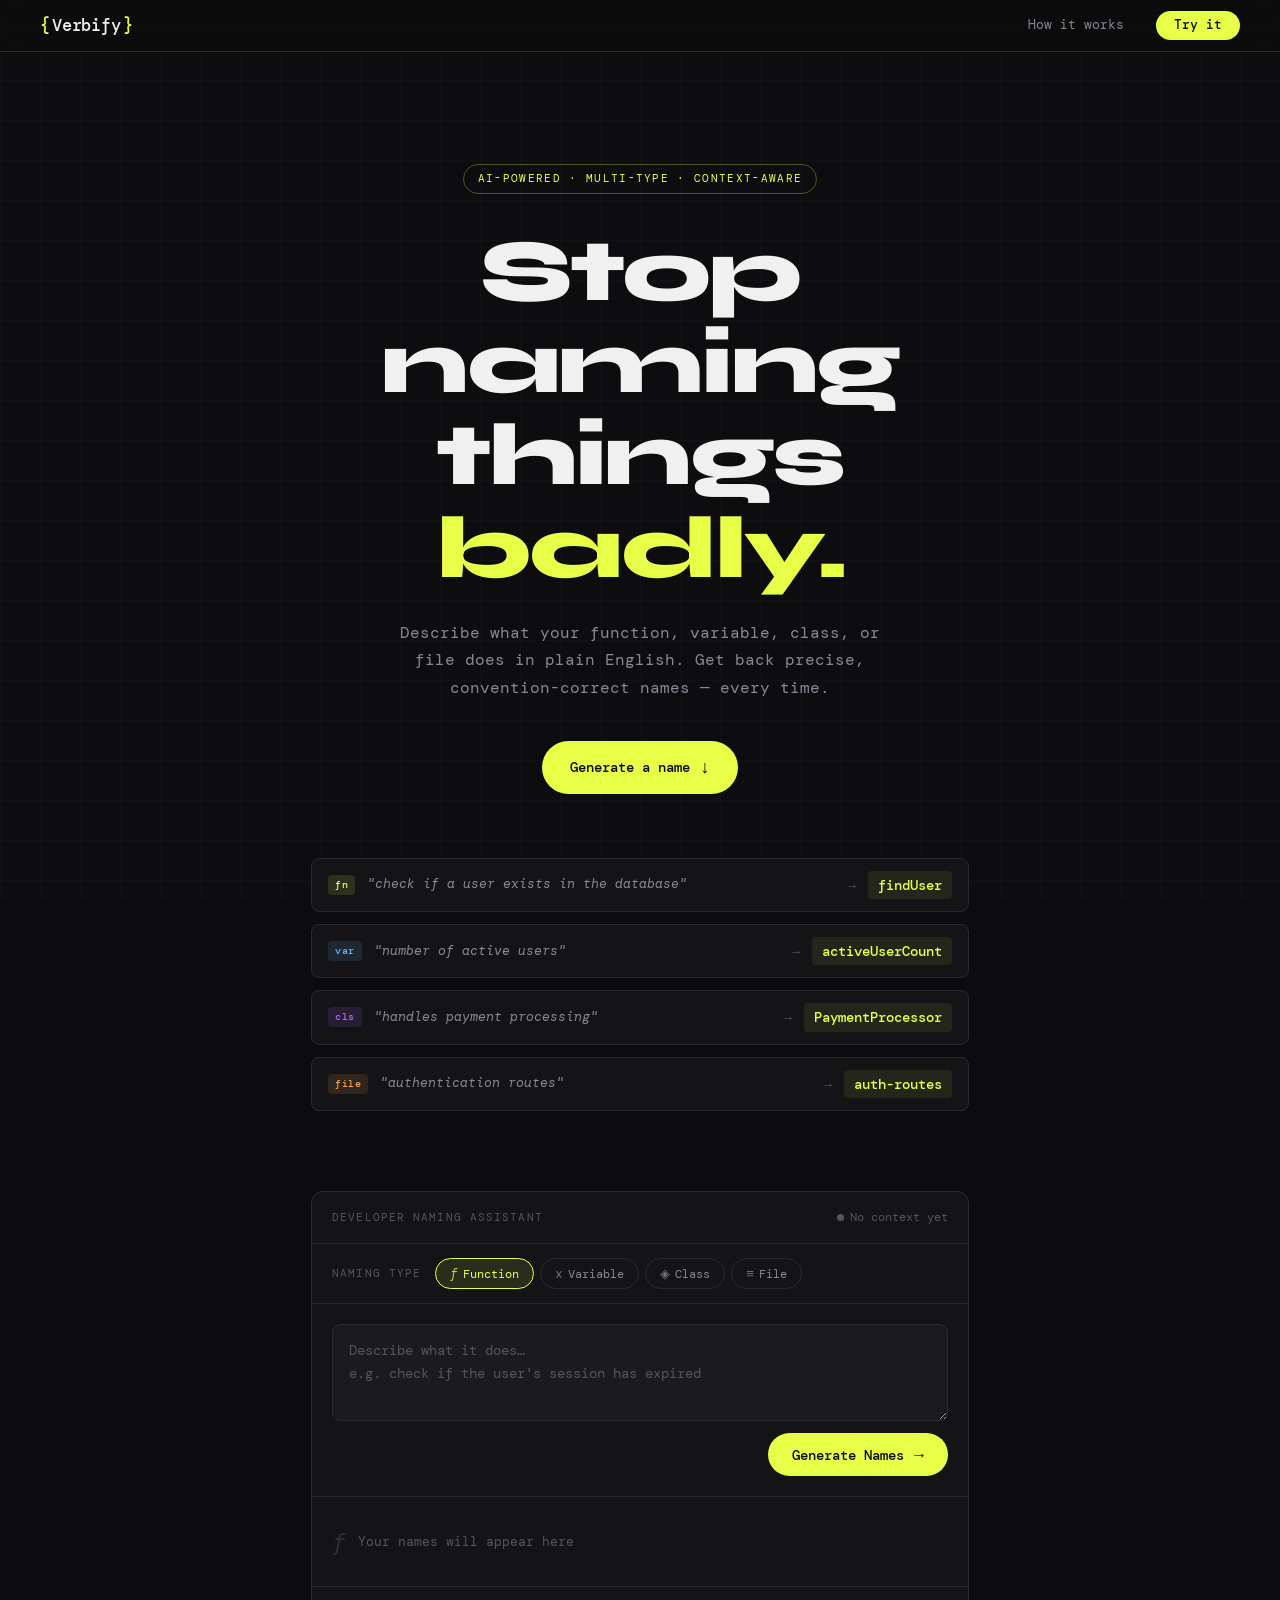
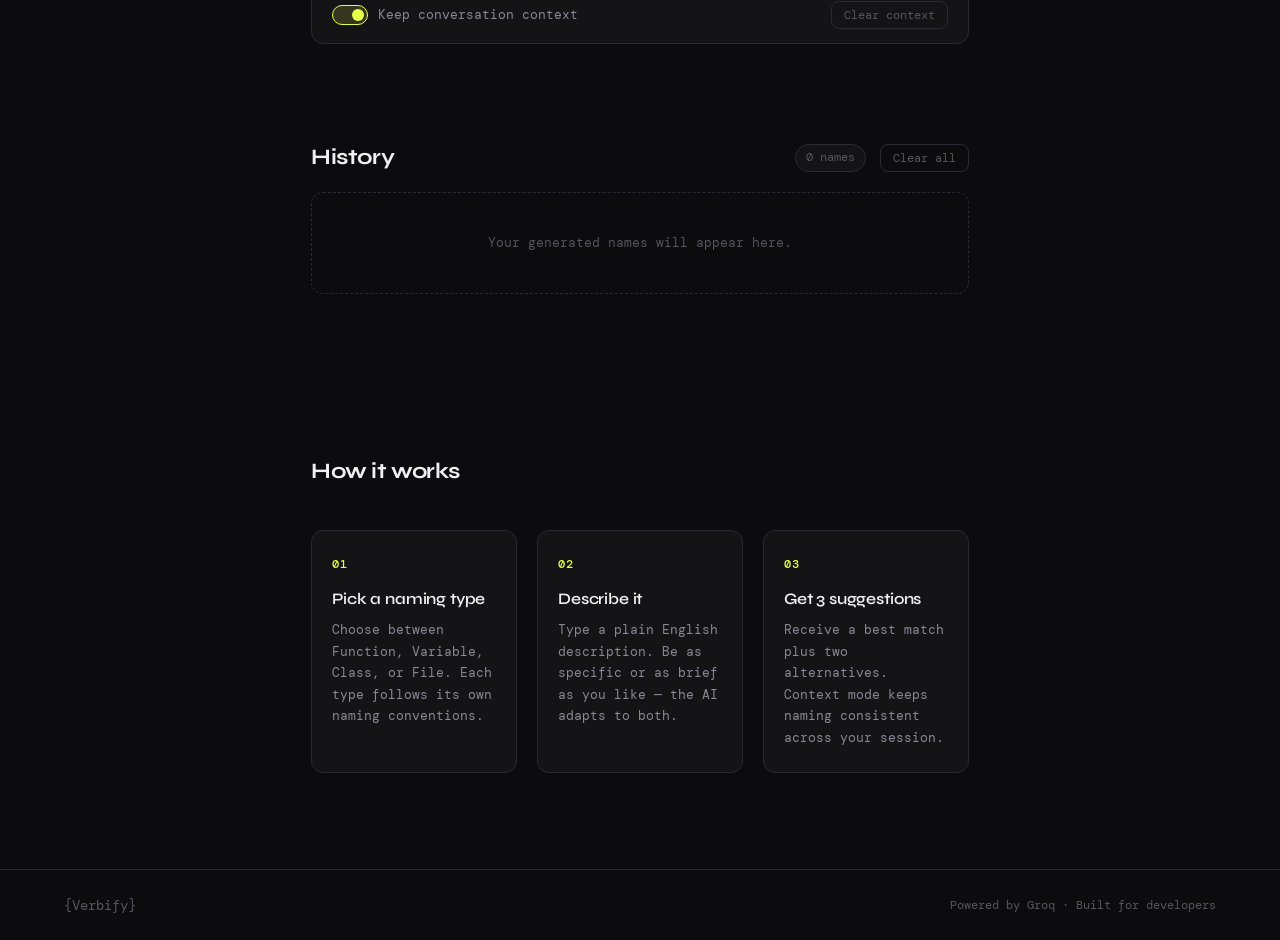
<file: index.html>
<!DOCTYPE html>
<html lang="en">
<head>
  <meta charset="UTF-8" />
  <meta name="viewport" content="width=device-width, initial-scale=1.0" />
  <title>Verbify — AI Developer Naming Assistant</title>
  <meta name="description" content="Generate clean, concise names for functions, variables, classes, and files using AI." />
  <link rel="stylesheet" href="style.css" />
  <link rel="preconnect" href="https://fonts.googleapis.com" />
  <link rel="preconnect" href="https://fonts.gstatic.com" crossorigin />
  <link href="https://fonts.googleapis.com/css2?family=DM+Mono:ital,wght@0,300;0,400;0,500;1,300&family=Syne:wght@400;500;600;700;800&display=swap" rel="stylesheet" />
</head>
<body>
  <div class="noise"></div>
  <div class="grid-bg"></div>

  <header class="site-header">
    <div class="logo"><span class="logo-bracket">{</span><span class="logo-text">Verbify</span><span class="logo-bracket">}</span></div>
    <nav class="header-nav">
      <a href="#how-it-works">How it works</a>
      <a href="#generator" class="nav-cta">Try it</a>
    </nav>
  </header>

  <main>
    <!-- Hero -->
    <section class="hero">
      <div class="hero-tag">AI-powered · Multi-type · Context-aware</div>
      <h1 class="hero-title">
        Stop naming things<br />
        <span class="hero-accent">badly.</span>
      </h1>
      <p class="hero-sub">Describe what your function, variable, class, or file does in plain English. Get back precise, convention-correct names — every time.</p>
      <a href="#generator" class="hero-btn">Generate a name <span class="arrow">↓</span></a>

      <div class="hero-examples">
        <div class="ex-pair">
          <span class="ex-type-badge ex-fn">fn</span>
          <span class="ex-desc">"check if a user exists in the database"</span>
          <span class="ex-arrow">→</span>
          <span class="ex-name">findUser</span>
        </div>
        <div class="ex-pair">
          <span class="ex-type-badge ex-var">var</span>
          <span class="ex-desc">"number of active users"</span>
          <span class="ex-arrow">→</span>
          <span class="ex-name">activeUserCount</span>
        </div>
        <div class="ex-pair">
          <span class="ex-type-badge ex-cls">cls</span>
          <span class="ex-desc">"handles payment processing"</span>
          <span class="ex-arrow">→</span>
          <span class="ex-name">PaymentProcessor</span>
        </div>
        <div class="ex-pair">
          <span class="ex-type-badge ex-file">file</span>
          <span class="ex-desc">"authentication routes"</span>
          <span class="ex-arrow">→</span>
          <span class="ex-name">auth-routes</span>
        </div>
      </div>
    </section>

    <!-- Generator -->
    <section class="generator-section" id="generator">
      <div class="generator-card">

        <!-- Card header: label + context indicator -->
        <div class="gen-header">
          <div class="gen-label">Developer Naming Assistant</div>
          <div class="context-indicator" id="contextIndicator">
            <span class="ctx-dot"></span>
            <span class="ctx-text">No context yet</span>
          </div>
        </div>

        <!-- Type selector -->
        <div class="type-selector-row">
          <span class="type-selector-label">Naming type</span>
          <div class="type-tabs" id="typeTabs" role="radiogroup" aria-label="Naming type">
            <button class="type-tab active" data-type="function" role="radio" aria-checked="true">
              <span class="tab-icon">ƒ</span> Function
            </button>
            <button class="type-tab" data-type="variable" role="radio" aria-checked="false">
              <span class="tab-icon">x</span> Variable
            </button>
            <button class="type-tab" data-type="class" role="radio" aria-checked="false">
              <span class="tab-icon">◈</span> Class
            </button>
            <button class="type-tab" data-type="file" role="radio" aria-checked="false">
              <span class="tab-icon">≡</span> File
            </button>
          </div>
        </div>

        <!-- Input area -->
        <div class="input-area">
          <textarea
            id="descInput"
            placeholder="Describe what it does…&#10;e.g. check if the user's session has expired"
            rows="3"
          ></textarea>
          <button class="gen-btn" id="genBtn" onclick="generate()">
            <span class="btn-text">Generate Names</span>
            <span class="btn-icon">→</span>
          </button>
        </div>

        <!-- Result area -->
        <div class="result-area" id="resultArea">
          <!-- Placeholder (initial state) -->
          <div class="result-placeholder" id="resultPlaceholder">
            <span class="ph-icon">ƒ</span>
            <span class="ph-text">Your names will appear here</span>
          </div>

          <!-- Results (populated after generation) -->
          <div class="result-output hidden" id="resultOutput">
            <!-- Best match -->
            <div class="result-section">
              <div class="result-label-sm">Best match</div>
              <div class="result-name-row">
                <span class="result-name" id="resultName"></span>
                <button class="copy-btn" id="copyBtn" onclick="copyBest()">
                  <svg width="14" height="14" viewBox="0 0 24 24" fill="none" stroke="currentColor" stroke-width="2"><rect x="9" y="9" width="13" height="13" rx="2"/><path d="M5 15H4a2 2 0 0 1-2-2V4a2 2 0 0 1 2-2h9a2 2 0 0 1 2 2v1"/></svg>
                  Copy
                </button>
              </div>
            </div>

            <!-- Alternatives -->
            <div class="result-section result-alts-section">
              <div class="result-label-sm">Alternatives</div>
              <div class="result-alts-row" id="resultAltsRow">
                <!-- Populated by JS -->
              </div>
            </div>

            <div class="result-meta" id="resultMeta"></div>
          </div>

          <!-- Loading state -->
          <div class="loading hidden" id="loadingState">
            <div class="loading-bars">
              <span></span><span></span><span></span><span></span>
            </div>
            <span class="loading-text">Thinking…</span>
          </div>

          <!-- Error state -->
          <div class="error-state hidden" id="errorState">
            <span class="error-icon">⚠</span>
            <span class="error-msg" id="errorMsg">Something went wrong.</span>
          </div>
        </div>

        <!-- Options row -->
        <div class="options-row">
          <label class="option-toggle">
            <input type="checkbox" id="keepContext" checked />
            <span class="toggle-track"><span class="toggle-thumb"></span></span>
            <span class="option-label">Keep conversation context</span>
          </label>
          <button class="clear-ctx-btn" id="clearCtxBtn" onclick="clearContext()">Clear context</button>
        </div>

      </div>
    </section>

    <!-- History -->
    <section class="history-section" id="historySection">
      <div class="history-header">
        <h2 class="section-title">History</h2>
        <div class="history-actions">
          <span class="history-count" id="historyCount">0 names</span>
          <button class="clear-history-btn" onclick="clearHistory()">Clear all</button>
        </div>
      </div>
      <div class="history-list" id="historyList">
        <div class="history-empty" id="historyEmpty">
          <p>Your generated names will appear here.</p>
        </div>
      </div>
    </section>

    <!-- How it works -->
    <section class="how-section" id="how-it-works">
      <h2 class="section-title">How it works</h2>
      <div class="steps">
        <div class="step">
          <div class="step-num">01</div>
          <h3>Pick a naming type</h3>
          <p>Choose between Function, Variable, Class, or File. Each type follows its own naming conventions.</p>
        </div>
        <div class="step">
          <div class="step-num">02</div>
          <h3>Describe it</h3>
          <p>Type a plain English description. Be as specific or as brief as you like — the AI adapts to both.</p>
        </div>
        <div class="step">
          <div class="step-num">03</div>
          <h3>Get 3 suggestions</h3>
          <p>Receive a best match plus two alternatives. Context mode keeps naming consistent across your session.</p>
        </div>
      </div>
    </section>
  </main>

  <footer class="site-footer">
    <div class="footer-inner">
      <span class="footer-logo">{Verbify}</span>
      <span class="footer-note">Powered by Groq · Built for developers</span>
    </div>
  </footer>

  <div class="toast hidden" id="toast">Copied to clipboard!</div>

  <script src="app.js"></script>
</body>
</html>
</file>
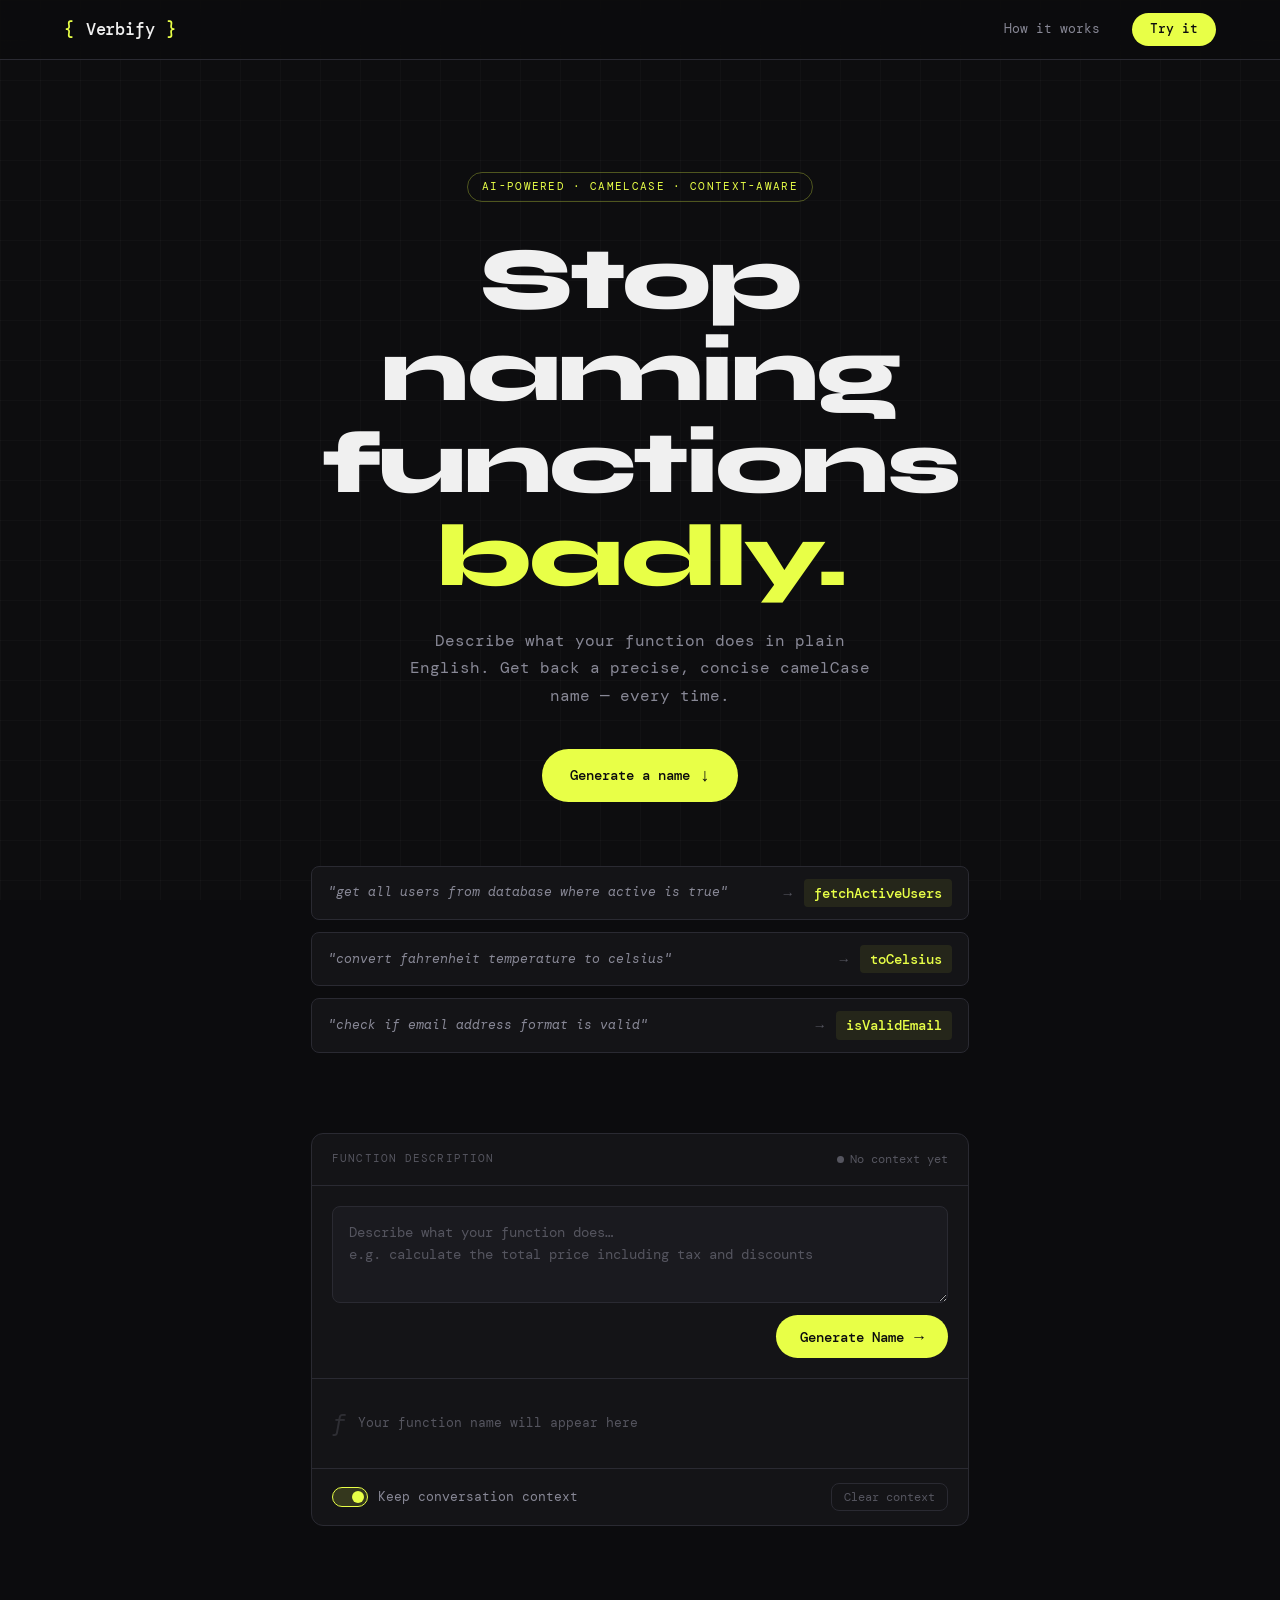
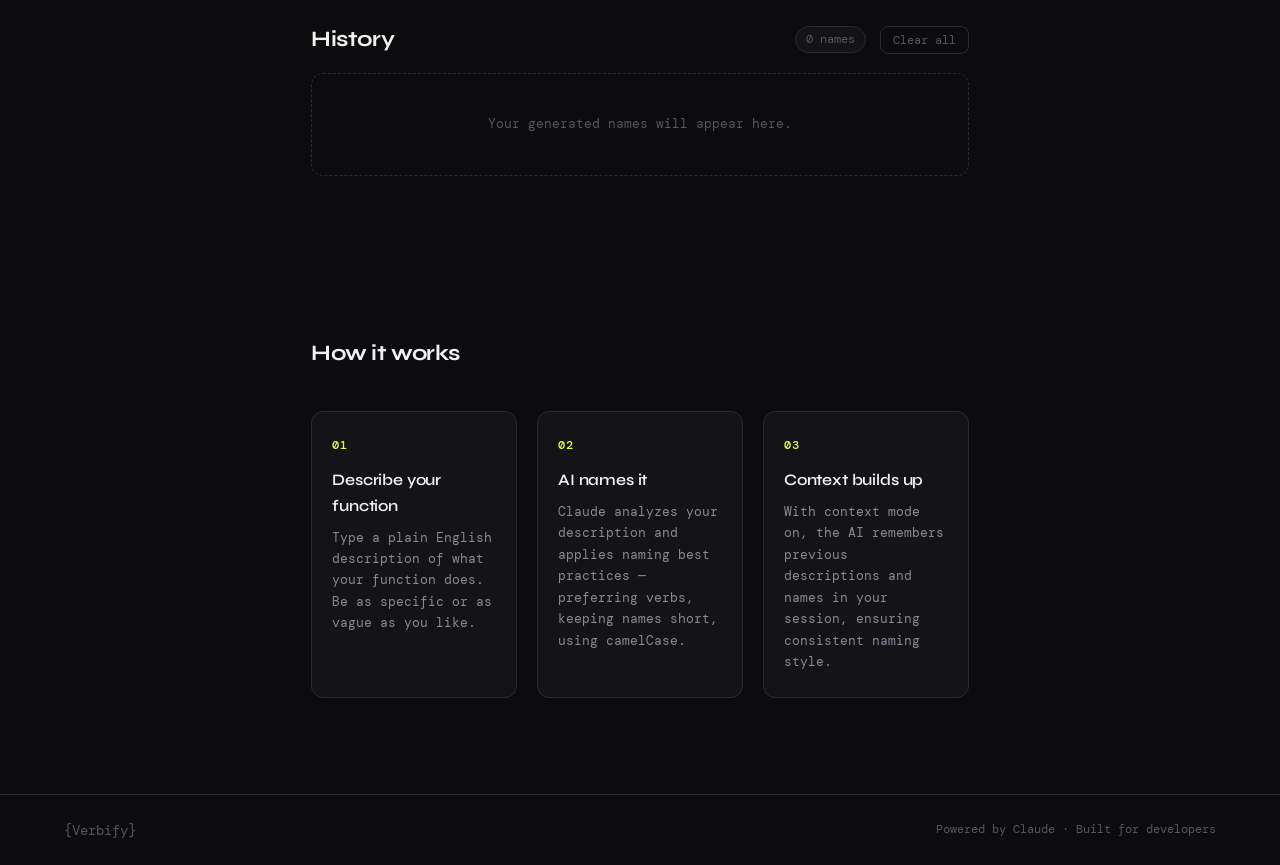
<file: frontend/index.html>
<!DOCTYPE html>
<html lang="en">
<head>
  <meta charset="UTF-8" />
  <meta name="viewport" content="width=device-width, initial-scale=1.0" />
  <title>Verbify — AI Function Name Generator</title>
  <meta name="description" content="Generate clean, concise camelCase function names from plain English descriptions using AI." />
  <link rel="stylesheet" href="style.css" />
  <link rel="preconnect" href="https://fonts.googleapis.com" />
  <link rel="preconnect" href="https://fonts.gstatic.com" crossorigin />
  <link href="https://fonts.googleapis.com/css2?family=DM+Mono:ital,wght@0,300;0,400;0,500;1,300&family=Syne:wght@400;500;600;700;800&display=swap" rel="stylesheet" />
</head>
<body>
  <div class="noise"></div>
  <div class="grid-bg"></div>

  <header class="site-header">
    <div class="logo">
      <span class="logo-bracket">{</span>
      <span class="logo-text">Verbify</span>
      <span class="logo-bracket">}</span>
    </div>
    <nav class="header-nav">
      <a href="#how-it-works">How it works</a>
      <a href="#generator" class="nav-cta">Try it</a>
    </nav>
  </header>

  <main>
    <!-- Hero -->
    <section class="hero">
      <div class="hero-tag">AI-powered · camelCase · Context-aware</div>
      <h1 class="hero-title">
        Stop naming functions<br />
        <span class="hero-accent">badly.</span>
      </h1>
      <p class="hero-sub">Describe what your function does in plain English. Get back a precise, concise camelCase name — every time.</p>
      <a href="#generator" class="hero-btn">Generate a name <span class="arrow">↓</span></a>

      <div class="hero-examples">
        <div class="ex-pair">
          <span class="ex-desc">"get all users from database where active is true"</span>
          <span class="ex-arrow">→</span>
          <span class="ex-name">fetchActiveUsers</span>
        </div>
        <div class="ex-pair">
          <span class="ex-desc">"convert fahrenheit temperature to celsius"</span>
          <span class="ex-arrow">→</span>
          <span class="ex-name">toCelsius</span>
        </div>
        <div class="ex-pair">
          <span class="ex-desc">"check if email address format is valid"</span>
          <span class="ex-arrow">→</span>
          <span class="ex-name">isValidEmail</span>
        </div>
      </div>
    </section>

    <!-- Generator -->
    <section class="generator-section" id="generator">
      <div class="generator-card">
        <div class="gen-header">
          <div class="gen-label">Function Description</div>
          <div class="context-indicator" id="contextIndicator">
            <span class="ctx-dot"></span>
            <span class="ctx-text">No context yet</span>
          </div>
        </div>

        <div class="input-area">
          <textarea
            id="descInput"
            placeholder="Describe what your function does…&#10;e.g. calculate the total price including tax and discounts"
            rows="3"
          ></textarea>
          <button class="gen-btn" id="genBtn" onclick="generate()">
            <span class="btn-text">Generate Name</span>
            <span class="btn-icon">→</span>
          </button>
        </div>

        <div class="result-area" id="resultArea">
          <div class="result-placeholder" id="resultPlaceholder">
            <span class="ph-icon">ƒ</span>
            <span class="ph-text">Your function name will appear here</span>
          </div>
          <div class="result-output hidden" id="resultOutput">
            <div class="result-label-sm">Suggested name</div>
            <div class="result-name-row">
              <span class="result-name" id="resultName"></span>
              <button class="copy-btn" id="copyBtn" onclick="copyName()">
                <svg width="14" height="14" viewBox="0 0 24 24" fill="none" stroke="currentColor" stroke-width="2"><rect x="9" y="9" width="13" height="13" rx="2"/><path d="M5 15H4a2 2 0 0 1-2-2V4a2 2 0 0 1 2-2h9a2 2 0 0 1 2 2v1"/></svg>
                Copy
              </button>
            </div>
            <div class="result-meta" id="resultMeta"></div>
          </div>
          <div class="loading hidden" id="loadingState">
            <div class="loading-bars">
              <span></span><span></span><span></span><span></span>
            </div>
            <span class="loading-text">Thinking…</span>
          </div>
          <div class="error-state hidden" id="errorState">
            <span class="error-icon">⚠</span>
            <span class="error-msg" id="errorMsg">Something went wrong.</span>
          </div>
        </div>

        <div class="options-row">
          <label class="option-toggle">
            <input type="checkbox" id="keepContext" checked />
            <span class="toggle-track"><span class="toggle-thumb"></span></span>
            <span class="option-label">Keep conversation context</span>
          </label>
          <button class="clear-ctx-btn" id="clearCtxBtn" onclick="clearContext()">Clear context</button>
        </div>
      </div>
    </section>

    <!-- History -->
    <section class="history-section" id="historySection">
      <div class="history-header">
        <h2 class="section-title">History</h2>
        <div class="history-actions">
          <span class="history-count" id="historyCount">0 names</span>
          <button class="clear-history-btn" onclick="clearHistory()">Clear all</button>
        </div>
      </div>
      <div class="history-list" id="historyList">
        <div class="history-empty" id="historyEmpty">
          <p>Your generated names will appear here.</p>
        </div>
      </div>
    </section>

    <!-- How it works -->
    <section class="how-section" id="how-it-works">
      <h2 class="section-title">How it works</h2>
      <div class="steps">
        <div class="step">
          <div class="step-num">01</div>
          <h3>Describe your function</h3>
          <p>Type a plain English description of what your function does. Be as specific or as vague as you like.</p>
        </div>
        <div class="step">
          <div class="step-num">02</div>
          <h3>AI names it</h3>
          <p>Claude analyzes your description and applies naming best practices — preferring verbs, keeping names short, using camelCase.</p>
        </div>
        <div class="step">
          <div class="step-num">03</div>
          <h3>Context builds up</h3>
          <p>With context mode on, the AI remembers previous descriptions and names in your session, ensuring consistent naming style.</p>
        </div>
      </div>
    </section>
  </main>

  <footer class="site-footer">
    <div class="footer-inner">
      <span class="footer-logo">{Verbify}</span>
      <span class="footer-note">Powered by Claude · Built for developers</span>
    </div>
  </footer>

  <div class="toast hidden" id="toast">Copied to clipboard!</div>

  <script src="app.js"></script>
</body>
</html>
</file>
<file: style.css>
/* ── Reset & Base ── */
*, *::before, *::after { box-sizing: border-box; margin: 0; padding: 0; }

:root {
  --bg: #0c0c0e;
  --bg-card: #141417;
  --bg-input: #1a1a1f;
  --border: #2a2a32;
  --border-light: #353540;
  --accent: #e8ff47;
  --accent-dim: #b8cc35;
  --text-primary: #f0f0f0;
  --text-secondary: #888896;
  --text-tertiary: #55555f;
  --mono: 'DM Mono', monospace;
  --display: 'Syne', sans-serif;
  --radius: 12px;
  --radius-sm: 8px;
}

html { scroll-behavior: smooth; }

body {
  background: var(--bg);
  color: var(--text-primary);
  font-family: var(--mono);
  font-size: 15px;
  line-height: 1.6;
  min-height: 100vh;
  overflow-x: hidden;
}

/* ── Texture layers ── */
.noise {
  position: fixed; inset: 0; z-index: 0; pointer-events: none;
  background-image: url("data:image/svg+xml,%3Csvg viewBox='0 0 200 200' xmlns='http://www.w3.org/2000/svg'%3E%3Cfilter id='n'%3E%3CfeTurbulence type='fractalNoise' baseFrequency='0.9' numOctaves='4' stitchTiles='stitch'/%3E%3C/filter%3E%3Crect width='100%25' height='100%25' filter='url(%23n)' opacity='0.04'/%3E%3C/svg%3E");
  background-repeat: repeat; background-size: 180px;
  opacity: 0.5;
}

.grid-bg {
  position: fixed; inset: 0; z-index: 0; pointer-events: none;
  background-image:
    linear-gradient(rgba(255,255,255,0.025) 1px, transparent 1px),
    linear-gradient(90deg, rgba(255,255,255,0.025) 1px, transparent 1px);
  background-size: 40px 40px;
}

/* ── Header ── */
.site-header {
  position: sticky; top: 0; z-index: 100;
  display: flex; align-items: center; justify-content: space-between;
  padding: 0 clamp(0.875rem, 4vw, 2.5rem);
  height: 52px;
  background: rgba(12,12,14,0.92);
  backdrop-filter: blur(12px);
  border-bottom: 1px solid var(--border);
  gap: 8px;
  overflow: hidden;         /* last-resort: never grows taller than 52px */
}

.logo {
  font-family: var(--mono);
  font-size: clamp(13px, 3.8vw, 17px);
  font-weight: 500;
  letter-spacing: -0.01em;
  color: var(--text-primary);
  text-decoration: none;
  white-space: nowrap;      /* prevents { Verbify } wrapping across lines */
  flex-shrink: 0;
  display: inline-flex;     /* treat as inline row, not block */
  align-items: center;
  gap: 1px;
  line-height: 1;
}
.logo-bracket { color: var(--accent); display: inline; }
.logo-text { margin: 0 1px; display: inline; }

.header-nav {
  display: flex;
  align-items: center;
  gap: clamp(0.5rem, 2.5vw, 2rem);
  flex-shrink: 0;
}
.header-nav a {
  text-decoration: none;
  font-size: clamp(11px, 2.5vw, 13px);
  color: var(--text-secondary);
  transition: color 0.15s;
  font-family: var(--mono);
  white-space: nowrap;
}
.header-nav a:hover { color: var(--text-primary); }
.nav-cta {
  background: var(--accent) !important;
  color: #0c0c0e !important;
  padding: 5px clamp(10px, 2.5vw, 18px) !important;
  border-radius: 99px;
  font-weight: 500 !important;
  font-size: clamp(11px, 2.5vw, 13px) !important;
  transition: opacity 0.15s !important;
  white-space: nowrap;
  line-height: 1.4;
}
.nav-cta:hover { opacity: 0.88 !important; }

/* ── Main layout ── */
main { position: relative; z-index: 1; }

section {
  max-width: 760px;
  margin: 0 auto;
  padding: 5rem max(1.5rem, 4vw);
}

/* ── Hero ── */
.hero {
  text-align: center;
  padding-top: 7rem;
  padding-bottom: 3rem;
}

.hero-tag {
  display: inline-block;
  font-size: 11px;
  letter-spacing: 0.12em;
  text-transform: uppercase;
  color: var(--accent);
  border: 1px solid rgba(232,255,71,0.3);
  padding: 5px 14px;
  border-radius: 99px;
  margin-bottom: 2rem;
  animation: fadeUp 0.6s ease both;
}

.hero-title {
  font-family: var(--display);
  font-size: clamp(3rem, 8vw, 5.5rem);
  font-weight: 800;
  line-height: 1.05;
  letter-spacing: -0.03em;
  color: var(--text-primary);
  margin-bottom: 1.5rem;
  animation: fadeUp 0.6s 0.1s ease both;
}
.hero-accent { color: var(--accent); }

.hero-sub {
  font-size: 16px;
  color: var(--text-secondary);
  max-width: 480px;
  margin: 0 auto 2.5rem;
  line-height: 1.7;
  animation: fadeUp 0.6s 0.2s ease both;
  font-family: var(--mono);
}

.hero-btn {
  display: inline-flex;
  align-items: center;
  gap: 10px;
  background: var(--accent);
  color: #0c0c0e;
  text-decoration: none;
  font-family: var(--mono);
  font-size: 14px;
  font-weight: 500;
  padding: 12px 28px;
  border-radius: 99px;
  transition: transform 0.15s, opacity 0.15s;
  animation: fadeUp 0.6s 0.3s ease both;
  margin-bottom: 4rem;
}
.hero-btn:hover { transform: translateY(-2px); opacity: 0.9; }
.hero-btn .arrow { font-size: 18px; }

/* Hero examples */
.hero-examples {
  display: flex;
  flex-direction: column;
  gap: 12px;
  animation: fadeUp 0.6s 0.4s ease both;
}

.ex-pair {
  display: flex;
  align-items: center;
  gap: 12px;
  background: var(--bg-card);
  border: 1px solid var(--border);
  border-radius: var(--radius-sm);
  padding: 12px 16px;
  text-align: left;
  flex-wrap: wrap;
}

.ex-desc {
  flex: 1;
  font-size: 13px;
  color: var(--text-secondary);
  font-style: italic;
  min-width: 160px;
}
.ex-arrow {
  color: var(--text-tertiary);
  font-size: 14px;
  flex-shrink: 0;
}
.ex-name {
  font-family: var(--mono);
  font-size: 14px;
  font-weight: 500;
  color: var(--accent);
  background: rgba(232,255,71,0.08);
  padding: 3px 10px;
  border-radius: 4px;
}

/* ── Generator ── */
.generator-section {
  padding-top: 2rem;
}

.generator-card {
  background: var(--bg-card);
  border: 1px solid var(--border);
  border-radius: var(--radius);
  overflow: hidden;
}

.gen-header {
  display: flex;
  align-items: center;
  justify-content: space-between;
  padding: 16px 20px;
  border-bottom: 1px solid var(--border);
}

.gen-label {
  font-size: 11px;
  letter-spacing: 0.1em;
  text-transform: uppercase;
  color: var(--text-tertiary);
}

.context-indicator {
  display: flex;
  align-items: center;
  gap: 6px;
}
.ctx-dot {
  width: 7px; height: 7px;
  border-radius: 50%;
  background: var(--text-tertiary);
  transition: background 0.3s;
}
.ctx-dot.active { background: var(--accent); box-shadow: 0 0 6px rgba(232,255,71,0.5); }
.ctx-text { font-size: 12px; color: var(--text-tertiary); }

.input-area {
  padding: 20px;
  display: flex;
  flex-direction: column;
  gap: 12px;
}

textarea {
  width: 100%;
  background: var(--bg-input);
  border: 1px solid var(--border);
  border-radius: var(--radius-sm);
  color: var(--text-primary);
  font-family: var(--mono);
  font-size: 14px;
  line-height: 1.6;
  padding: 14px 16px;
  resize: vertical;
  min-height: 90px;
  transition: border-color 0.15s;
  outline: none;
}
textarea::placeholder { color: var(--text-tertiary); }
textarea:focus { border-color: var(--border-light); }

.gen-btn {
  align-self: flex-end;
  display: flex;
  align-items: center;
  gap: 10px;
  background: var(--accent);
  color: #0c0c0e;
  border: none;
  border-radius: 99px;
  font-family: var(--mono);
  font-size: 14px;
  font-weight: 500;
  padding: 11px 24px;
  cursor: pointer;
  transition: transform 0.15s, opacity 0.15s;
}
.gen-btn:hover:not(:disabled) { transform: translateY(-1px); }
.gen-btn:disabled { opacity: 0.4; cursor: not-allowed; }
.btn-icon { font-size: 16px; }

/* Result area */
.result-area {
  border-top: 1px solid var(--border);
  padding: 24px 20px;
  min-height: 90px;
  display: flex;
  align-items: center;
}

.result-placeholder {
  display: flex;
  align-items: center;
  gap: 12px;
  color: var(--text-tertiary);
}
.ph-icon {
  font-family: var(--mono);
  font-size: 24px;
  opacity: 0.4;
}
.ph-text { font-size: 13px; }

.result-output {
  width: 100%;
}
.result-label-sm {
  font-size: 11px;
  letter-spacing: 0.1em;
  text-transform: uppercase;
  color: var(--text-tertiary);
  margin-bottom: 8px;
}
.result-name-row {
  display: flex;
  align-items: center;
  gap: 14px;
  flex-wrap: wrap;
}
.result-name {
  font-family: var(--mono);
  font-size: 28px;
  font-weight: 500;
  color: var(--accent);
  letter-spacing: -0.02em;
  word-break: break-all;
}
.result-meta {
  font-size: 12px;
  color: var(--text-tertiary);
  margin-top: 6px;
}

.copy-btn {
  display: flex;
  align-items: center;
  gap: 6px;
  background: transparent;
  border: 1px solid var(--border);
  color: var(--text-secondary);
  border-radius: var(--radius-sm);
  font-family: var(--mono);
  font-size: 12px;
  padding: 6px 12px;
  cursor: pointer;
  transition: border-color 0.15s, color 0.15s;
  flex-shrink: 0;
}
.copy-btn:hover { border-color: var(--border-light); color: var(--text-primary); }
.copy-btn.copied { border-color: var(--accent); color: var(--accent); }

/* Loading */
.loading {
  display: flex;
  align-items: center;
  gap: 14px;
}
.loading-bars {
  display: flex;
  gap: 4px;
  align-items: flex-end;
  height: 20px;
}
.loading-bars span {
  display: block;
  width: 3px;
  background: var(--accent);
  border-radius: 2px;
  animation: bar 0.8s ease-in-out infinite;
}
.loading-bars span:nth-child(1) { height: 8px; animation-delay: 0s; }
.loading-bars span:nth-child(2) { height: 14px; animation-delay: 0.1s; }
.loading-bars span:nth-child(3) { height: 10px; animation-delay: 0.2s; }
.loading-bars span:nth-child(4) { height: 18px; animation-delay: 0.3s; }

@keyframes bar {
  0%, 100% { opacity: 0.3; }
  50% { opacity: 1; }
}

.loading-text {
  font-size: 13px;
  color: var(--text-secondary);
}

/* Error */
.error-state {
  display: flex;
  align-items: center;
  gap: 10px;
}
.error-icon { font-size: 18px; color: #e87070; }
.error-msg { font-size: 13px; color: #e87070; }

/* Options row */
.options-row {
  display: flex;
  align-items: center;
  justify-content: space-between;
  padding: 14px 20px;
  border-top: 1px solid var(--border);
  gap: 12px;
  flex-wrap: wrap;
}

.option-toggle {
  display: flex;
  align-items: center;
  gap: 10px;
  cursor: pointer;
}
.option-toggle input { display: none; }
.toggle-track {
  width: 36px; height: 20px;
  background: var(--bg-input);
  border: 1px solid var(--border);
  border-radius: 99px;
  position: relative;
  transition: background 0.2s;
}
.toggle-thumb {
  position: absolute;
  top: 3px; left: 3px;
  width: 12px; height: 12px;
  border-radius: 50%;
  background: var(--text-tertiary);
  transition: transform 0.2s, background 0.2s;
}
.option-toggle input:checked ~ .toggle-track { background: rgba(232,255,71,0.15); border-color: var(--accent); }
.option-toggle input:checked ~ .toggle-track .toggle-thumb { transform: translateX(16px); background: var(--accent); }
.option-label { font-size: 13px; color: var(--text-secondary); }

.clear-ctx-btn {
  background: none;
  border: 1px solid var(--border);
  color: var(--text-tertiary);
  font-family: var(--mono);
  font-size: 12px;
  padding: 5px 12px;
  border-radius: var(--radius-sm);
  cursor: pointer;
  transition: border-color 0.15s, color 0.15s;
}
.clear-ctx-btn:hover { border-color: var(--border-light); color: var(--text-secondary); }

/* ── History ── */
.history-section { padding-top: 1rem; }

.history-header {
  display: flex;
  align-items: center;
  justify-content: space-between;
  margin-bottom: 16px;
}

.section-title {
  font-family: var(--display);
  font-size: 22px;
  font-weight: 700;
  color: var(--text-primary);
  letter-spacing: -0.02em;
}

.history-actions {
  display: flex;
  align-items: center;
  gap: 14px;
}
.history-count {
  font-size: 12px;
  color: var(--text-tertiary);
  background: var(--bg-card);
  border: 1px solid var(--border);
  padding: 3px 10px;
  border-radius: 99px;
}
.clear-history-btn {
  background: none;
  border: 1px solid var(--border);
  color: var(--text-tertiary);
  font-family: var(--mono);
  font-size: 12px;
  padding: 5px 12px;
  border-radius: var(--radius-sm);
  cursor: pointer;
  transition: color 0.15s, border-color 0.15s;
}
.clear-history-btn:hover { color: #e87070; border-color: #e87070; }

.history-empty {
  padding: 2.5rem;
  text-align: center;
  color: var(--text-tertiary);
  font-size: 13px;
  border: 1px dashed var(--border);
  border-radius: var(--radius);
}

.history-item {
  display: grid;
  grid-template-columns: 1fr auto auto;
  align-items: center;
  gap: 16px;
  padding: 14px 16px;
  background: var(--bg-card);
  border: 1px solid var(--border);
  border-radius: var(--radius-sm);
  margin-bottom: 8px;
  transition: border-color 0.15s;
  cursor: pointer;
}
.history-item:hover { border-color: var(--border-light); }
.history-item:hover .hist-copy { opacity: 1; }

.hist-desc {
  font-size: 13px;
  color: var(--text-secondary);
  font-style: italic;
  white-space: nowrap;
  overflow: hidden;
  text-overflow: ellipsis;
}
.hist-name {
  font-size: 14px;
  font-weight: 500;
  color: var(--accent);
  white-space: nowrap;
}
.hist-copy {
  opacity: 0;
  background: none;
  border: 1px solid var(--border);
  color: var(--text-tertiary);
  border-radius: 4px;
  font-size: 11px;
  padding: 3px 8px;
  cursor: pointer;
  font-family: var(--mono);
  transition: opacity 0.15s, color 0.15s;
  flex-shrink: 0;
}
.hist-copy:hover { color: var(--text-primary); }

/* ── How it works ── */
.how-section { padding-bottom: 6rem; }

.how-section .section-title { margin-bottom: 2.5rem; }

.steps {
  display: grid;
  grid-template-columns: repeat(auto-fit, minmax(180px, 1fr));
  gap: 20px;
}

.step {
  background: var(--bg-card);
  border: 1px solid var(--border);
  border-radius: var(--radius);
  padding: 24px 20px;
}

.step-num {
  font-family: var(--mono);
  font-size: 12px;
  font-weight: 500;
  color: var(--accent);
  letter-spacing: 0.06em;
  margin-bottom: 12px;
}

.step h3 {
  font-family: var(--display);
  font-size: 16px;
  font-weight: 600;
  color: var(--text-primary);
  margin-bottom: 8px;
  letter-spacing: -0.01em;
}

.step p {
  font-size: 13px;
  color: var(--text-secondary);
  line-height: 1.65;
}

/* ── Footer ── */
.site-footer {
  position: relative; z-index: 1;
  border-top: 1px solid var(--border);
  padding: 1.5rem max(2rem, 5vw);
}
.footer-inner {
  display: flex;
  align-items: center;
  justify-content: space-between;
  gap: 12px;
  flex-wrap: wrap;
}
.footer-logo {
  font-family: var(--mono);
  font-size: 14px;
  color: var(--text-tertiary);
}
.footer-note {
  font-size: 12px;
  color: var(--text-tertiary);
}

/* ── Toast ── */
.toast {
  position: fixed;
  bottom: 24px;
  left: 50%;
  transform: translateX(-50%) translateY(10px);
  background: var(--accent);
  color: #0c0c0e;
  font-family: var(--mono);
  font-size: 13px;
  font-weight: 500;
  padding: 10px 20px;
  border-radius: 99px;
  z-index: 9999;
  opacity: 0;
  transition: opacity 0.2s, transform 0.2s;
  pointer-events: none;
}
.toast.show {
  opacity: 1;
  transform: translateX(-50%) translateY(0);
}

/* ── Utilities ── */
.hidden { display: none !important; }

@keyframes fadeUp {
  from { opacity: 0; transform: translateY(16px); }
  to   { opacity: 1; transform: translateY(0); }
}

/* ── Config modal ── */
.config-overlay {
  display: none;
  position: fixed; inset: 0; z-index: 200;
  background: rgba(0,0,0,0.7);
  align-items: center; justify-content: center;
  backdrop-filter: blur(4px);
}
.config-overlay.open { display: flex; }
.config-modal {
  background: var(--bg-card);
  border: 1px solid var(--border);
  border-radius: var(--radius);
  padding: 28px;
  width: min(480px, 90vw);
}
.config-modal h2 {
  font-family: var(--display);
  font-size: 20px;
  font-weight: 700;
  margin-bottom: 20px;
}
.config-field { margin-bottom: 16px; }
.config-field label {
  display: block;
  font-size: 12px;
  letter-spacing: 0.08em;
  text-transform: uppercase;
  color: var(--text-tertiary);
  margin-bottom: 7px;
}
.config-field input {
  width: 100%;
  background: var(--bg-input);
  border: 1px solid var(--border);
  border-radius: var(--radius-sm);
  color: var(--text-primary);
  font-family: var(--mono);
  font-size: 14px;
  padding: 10px 14px;
  outline: none;
  transition: border-color 0.15s;
}
.config-field input:focus { border-color: var(--border-light); }
.config-hint {
  font-size: 12px;
  color: var(--text-tertiary);
  margin-top: 6px;
  line-height: 1.5;
}
.config-hint a { color: var(--accent); text-decoration: none; }
.config-btns {
  display: flex; gap: 10px; justify-content: flex-end; margin-top: 20px;
}
.config-cancel {
  background: none;
  border: 1px solid var(--border);
  color: var(--text-secondary);
  font-family: var(--mono);
  font-size: 13px;
  padding: 9px 20px;
  border-radius: 99px;
  cursor: pointer;
  transition: border-color 0.15s;
}
.config-cancel:hover { border-color: var(--border-light); }
.config-save {
  background: var(--accent);
  border: none;
  color: #0c0c0e;
  font-family: var(--mono);
  font-size: 13px;
  font-weight: 500;
  padding: 9px 20px;
  border-radius: 99px;
  cursor: pointer;
  transition: opacity 0.15s;
}
.config-save:hover { opacity: 0.88; }

/* ── API key notice ── */
.api-notice {
  background: rgba(232,255,71,0.06);
  border: 1px solid rgba(232,255,71,0.25);
  border-radius: var(--radius-sm);
  padding: 12px 16px;
  margin: 0 20px 16px;
  display: flex;
  align-items: flex-start;
  gap: 12px;
}
.api-notice-icon { color: var(--accent); font-size: 16px; flex-shrink: 0; margin-top: 1px; }
.api-notice-text { font-size: 13px; color: var(--text-secondary); line-height: 1.5; }
.api-notice-text a { color: var(--accent); text-decoration: none; cursor: pointer; }

/* ── Responsive ── */
@media (max-width: 600px) {
  /* Hide secondary nav link on small screens, keep only the CTA */
  .header-nav a:not(.nav-cta) { display: none; }

  .hero-title { font-size: clamp(2.5rem, 12vw, 4rem); }
  .hero-btn { font-size: 13px; padding: 11px 22px; }
  .ex-pair { flex-direction: column; gap: 6px; }
  .ex-arrow { display: none; }
  .history-item { grid-template-columns: 1fr auto; }
  .hist-copy { opacity: 1; }
  .steps { grid-template-columns: 1fr; }
  .result-name { font-size: 22px; }
}

/* Very narrow screens (≤380px — Galaxy S series, iPhone SE) */
@media (max-width: 380px) {
  .logo { font-size: 13px; }
  .nav-cta { padding: 5px 10px !important; font-size: 11px !important; }
}

/* ════════════════════════════════════════════
   VERBIFY v2 — Phase 2 additions
   All rules below are new. Existing rules above
   are unchanged.
   ════════════════════════════════════════════ */

/* ── Hero: type badges on examples ── */
.ex-type-badge {
  font-family: var(--mono);
  font-size: 10px;
  font-weight: 500;
  letter-spacing: 0.05em;
  padding: 2px 7px;
  border-radius: 4px;
  flex-shrink: 0;
  text-transform: lowercase;
}
.ex-fn   { background: rgba(232,255,71,0.12); color: var(--accent); }
.ex-var  { background: rgba(100,180,255,0.12); color: #64b4ff; }
.ex-cls  { background: rgba(180,100,255,0.12); color: #b464ff; }
.ex-file { background: rgba(255,160,80,0.12);  color: #ffa050; }

/* ── Type selector row ── */
.type-selector-row {
  display: flex;
  align-items: center;
  gap: 14px;
  padding: 14px 20px;
  border-bottom: 1px solid var(--border);
  flex-wrap: wrap;
}

.type-selector-label {
  font-size: 11px;
  letter-spacing: 0.1em;
  text-transform: uppercase;
  color: var(--text-tertiary);
  flex-shrink: 0;
}

.type-tabs {
  display: flex;
  gap: 6px;
  flex-wrap: wrap;
}

.type-tab {
  display: flex;
  align-items: center;
  gap: 5px;
  background: transparent;
  border: 1px solid var(--border);
  color: var(--text-secondary);
  font-family: var(--mono);
  font-size: 12px;
  padding: 6px 14px;
  border-radius: 99px;
  cursor: pointer;
  transition: border-color 0.15s, color 0.15s, background 0.15s;
  white-space: nowrap;
}
.type-tab:hover {
  border-color: var(--border-light);
  color: var(--text-primary);
}
.type-tab.active {
  background: rgba(232,255,71,0.1);
  border-color: var(--accent);
  color: var(--accent);
}

.tab-icon {
  font-size: 13px;
  opacity: 0.8;
}

/* ── Result area: multi-suggestion layout ── */

/* Each labelled section (best / alternatives) */
.result-section {
  margin-bottom: 16px;
}
.result-section:last-of-type {
  margin-bottom: 0;
}

/* Alternatives row: chips */
.result-alts-row {
  display: flex;
  flex-wrap: wrap;
  gap: 8px;
  margin-top: 4px;
}

.alt-chip {
  display: flex;
  align-items: center;
  gap: 6px;
  background: var(--bg-input);
  border: 1px solid var(--border);
  border-radius: var(--radius-sm);
  padding: 6px 10px;
  transition: border-color 0.15s;
}
.alt-chip:hover { border-color: var(--border-light); }

.alt-name {
  font-family: var(--mono);
  font-size: 15px;
  font-weight: 500;
  color: var(--text-primary);
  letter-spacing: -0.01em;
}

.alt-copy-btn {
  display: flex;
  align-items: center;
  gap: 4px;
  background: transparent;
  border: none;
  color: var(--text-tertiary);
  padding: 2px 4px;
  cursor: pointer;
  border-radius: 4px;
  transition: color 0.15s;
  font-family: var(--mono);
  font-size: 11px;
  flex-shrink: 0;
}
.alt-copy-btn:hover { color: var(--text-primary); }
.alt-copy-btn.copied { color: var(--accent); }

/* ── History: updated item layout ── */

/* Override the existing 3-column grid to accommodate new content */
.history-item {
  display: flex !important;    /* override existing grid */
  align-items: flex-start !important;
  gap: 12px !important;
  flex-wrap: wrap;
}

.hist-left {
  display: flex;
  align-items: center;
  gap: 8px;
  flex: 1;
  min-width: 0;
}

.hist-right {
  display: flex;
  flex-direction: column;
  align-items: flex-end;
  gap: 4px;
  flex-shrink: 0;
}

/* Type badges in history */
.hist-type-badge {
  font-family: var(--mono);
  font-size: 9px;
  font-weight: 500;
  letter-spacing: 0.05em;
  padding: 2px 6px;
  border-radius: 3px;
  flex-shrink: 0;
  text-transform: lowercase;
}
.hist-function { background: rgba(232,255,71,0.1);  color: var(--accent); }
.hist-variable { background: rgba(100,180,255,0.1); color: #64b4ff; }
.hist-class    { background: rgba(180,100,255,0.1); color: #b464ff; }
.hist-file     { background: rgba(255,160,80,0.1);  color: #ffa050; }

/* Alternative name chips in history */
.hist-alts {
  display: flex;
  gap: 5px;
  flex-wrap: wrap;
  justify-content: flex-end;
}

.hist-alt {
  font-family: var(--mono);
  font-size: 11px;
  color: var(--text-tertiary);
  background: var(--bg-input);
  border: 1px solid var(--border);
  padding: 1px 7px;
  border-radius: 3px;
  cursor: pointer;
  transition: color 0.15s, border-color 0.15s;
}
.hist-alt:hover { color: var(--text-secondary); border-color: var(--border-light); }

/* ── Input shake animation (empty submit) ── */
@keyframes shake {
  0%, 100% { transform: translateX(0); }
  20%       { transform: translateX(-5px); }
  40%       { transform: translateX(5px); }
  60%       { transform: translateX(-4px); }
  80%       { transform: translateX(4px); }
}
textarea.shake { animation: shake 0.35s ease; }

/* ── Responsive adjustments for Phase 2 elements ── */
@media (max-width: 600px) {
  .type-selector-row { padding: 10px 14px; gap: 8px; }
  .type-tabs { gap: 4px; }
  .type-tab { font-size: 11px; padding: 5px 10px; }
  .tab-icon { display: none; }          /* hide icons on tiny tabs */
  .alt-name { font-size: 14px; }
  .hist-right { align-items: flex-start; }
  .hist-alts { justify-content: flex-start; }
}

@media (max-width: 380px) {
  .type-tab { font-size: 10px; padding: 4px 8px; }
  .gen-btn { font-size: 12px; padding: 9px 18px; }
}
</file>
<file: frontend/style.css>
/* ── Reset & Base ── */
*, *::before, *::after { box-sizing: border-box; margin: 0; padding: 0; }

:root {
  --bg: #0c0c0e;
  --bg-card: #141417;
  --bg-input: #1a1a1f;
  --border: #2a2a32;
  --border-light: #353540;
  --accent: #e8ff47;
  --accent-dim: #b8cc35;
  --text-primary: #f0f0f0;
  --text-secondary: #888896;
  --text-tertiary: #55555f;
  --mono: 'DM Mono', monospace;
  --display: 'Syne', sans-serif;
  --radius: 12px;
  --radius-sm: 8px;
}

html { scroll-behavior: smooth; }

body {
  background: var(--bg);
  color: var(--text-primary);
  font-family: var(--mono);
  font-size: 15px;
  line-height: 1.6;
  min-height: 100vh;
  overflow-x: hidden;
}

/* ── Texture layers ── */
.noise {
  position: fixed; inset: 0; z-index: 0; pointer-events: none;
  background-image: url("data:image/svg+xml,%3Csvg viewBox='0 0 200 200' xmlns='http://www.w3.org/2000/svg'%3E%3Cfilter id='n'%3E%3CfeTurbulence type='fractalNoise' baseFrequency='0.9' numOctaves='4' stitchTiles='stitch'/%3E%3C/filter%3E%3Crect width='100%25' height='100%25' filter='url(%23n)' opacity='0.04'/%3E%3C/svg%3E");
  background-repeat: repeat; background-size: 180px;
  opacity: 0.5;
}

.grid-bg {
  position: fixed; inset: 0; z-index: 0; pointer-events: none;
  background-image:
    linear-gradient(rgba(255,255,255,0.025) 1px, transparent 1px),
    linear-gradient(90deg, rgba(255,255,255,0.025) 1px, transparent 1px);
  background-size: 40px 40px;
}

/* ── Header ── */
.site-header {
  position: sticky; top: 0; z-index: 100;
  display: flex; align-items: center; justify-content: space-between;
  padding: 0 max(2rem, 5vw);
  height: 60px;
  background: rgba(12,12,14,0.85);
  backdrop-filter: blur(12px);
  border-bottom: 1px solid var(--border);
}

.logo {
  font-family: var(--mono);
  font-size: 17px;
  font-weight: 500;
  letter-spacing: -0.01em;
  color: var(--text-primary);
  text-decoration: none;
}
.logo-bracket { color: var(--accent); }
.logo-text { margin: 0 2px; }

.header-nav { display: flex; align-items: center; gap: 2rem; }
.header-nav a {
  text-decoration: none;
  font-size: 13px;
  color: var(--text-secondary);
  transition: color 0.15s;
  font-family: var(--mono);
}
.header-nav a:hover { color: var(--text-primary); }
.nav-cta {
  background: var(--accent) !important;
  color: #0c0c0e !important;
  padding: 6px 18px;
  border-radius: 99px;
  font-weight: 500 !important;
  transition: opacity 0.15s !important;
}
.nav-cta:hover { opacity: 0.88 !important; }

/* ── Main layout ── */
main { position: relative; z-index: 1; }

section {
  max-width: 760px;
  margin: 0 auto;
  padding: 5rem max(1.5rem, 4vw);
}

/* ── Hero ── */
.hero {
  text-align: center;
  padding-top: 7rem;
  padding-bottom: 3rem;
}

.hero-tag {
  display: inline-block;
  font-size: 11px;
  letter-spacing: 0.12em;
  text-transform: uppercase;
  color: var(--accent);
  border: 1px solid rgba(232,255,71,0.3);
  padding: 5px 14px;
  border-radius: 99px;
  margin-bottom: 2rem;
  animation: fadeUp 0.6s ease both;
}

.hero-title {
  font-family: var(--display);
  font-size: clamp(3rem, 8vw, 5.5rem);
  font-weight: 800;
  line-height: 1.05;
  letter-spacing: -0.03em;
  color: var(--text-primary);
  margin-bottom: 1.5rem;
  animation: fadeUp 0.6s 0.1s ease both;
}
.hero-accent { color: var(--accent); }

.hero-sub {
  font-size: 16px;
  color: var(--text-secondary);
  max-width: 480px;
  margin: 0 auto 2.5rem;
  line-height: 1.7;
  animation: fadeUp 0.6s 0.2s ease both;
  font-family: var(--mono);
}

.hero-btn {
  display: inline-flex;
  align-items: center;
  gap: 10px;
  background: var(--accent);
  color: #0c0c0e;
  text-decoration: none;
  font-family: var(--mono);
  font-size: 14px;
  font-weight: 500;
  padding: 12px 28px;
  border-radius: 99px;
  transition: transform 0.15s, opacity 0.15s;
  animation: fadeUp 0.6s 0.3s ease both;
  margin-bottom: 4rem;
}
.hero-btn:hover { transform: translateY(-2px); opacity: 0.9; }
.hero-btn .arrow { font-size: 18px; }

/* Hero examples */
.hero-examples {
  display: flex;
  flex-direction: column;
  gap: 12px;
  animation: fadeUp 0.6s 0.4s ease both;
}

.ex-pair {
  display: flex;
  align-items: center;
  gap: 12px;
  background: var(--bg-card);
  border: 1px solid var(--border);
  border-radius: var(--radius-sm);
  padding: 12px 16px;
  text-align: left;
  flex-wrap: wrap;
}

.ex-desc {
  flex: 1;
  font-size: 13px;
  color: var(--text-secondary);
  font-style: italic;
  min-width: 160px;
}
.ex-arrow {
  color: var(--text-tertiary);
  font-size: 14px;
  flex-shrink: 0;
}
.ex-name {
  font-family: var(--mono);
  font-size: 14px;
  font-weight: 500;
  color: var(--accent);
  background: rgba(232,255,71,0.08);
  padding: 3px 10px;
  border-radius: 4px;
}

/* ── Generator ── */
.generator-section {
  padding-top: 2rem;
}

.generator-card {
  background: var(--bg-card);
  border: 1px solid var(--border);
  border-radius: var(--radius);
  overflow: hidden;
}

.gen-header {
  display: flex;
  align-items: center;
  justify-content: space-between;
  padding: 16px 20px;
  border-bottom: 1px solid var(--border);
}

.gen-label {
  font-size: 11px;
  letter-spacing: 0.1em;
  text-transform: uppercase;
  color: var(--text-tertiary);
}

.context-indicator {
  display: flex;
  align-items: center;
  gap: 6px;
}
.ctx-dot {
  width: 7px; height: 7px;
  border-radius: 50%;
  background: var(--text-tertiary);
  transition: background 0.3s;
}
.ctx-dot.active { background: var(--accent); box-shadow: 0 0 6px rgba(232,255,71,0.5); }
.ctx-text { font-size: 12px; color: var(--text-tertiary); }

.input-area {
  padding: 20px;
  display: flex;
  flex-direction: column;
  gap: 12px;
}

textarea {
  width: 100%;
  background: var(--bg-input);
  border: 1px solid var(--border);
  border-radius: var(--radius-sm);
  color: var(--text-primary);
  font-family: var(--mono);
  font-size: 14px;
  line-height: 1.6;
  padding: 14px 16px;
  resize: vertical;
  min-height: 90px;
  transition: border-color 0.15s;
  outline: none;
}
textarea::placeholder { color: var(--text-tertiary); }
textarea:focus { border-color: var(--border-light); }

.gen-btn {
  align-self: flex-end;
  display: flex;
  align-items: center;
  gap: 10px;
  background: var(--accent);
  color: #0c0c0e;
  border: none;
  border-radius: 99px;
  font-family: var(--mono);
  font-size: 14px;
  font-weight: 500;
  padding: 11px 24px;
  cursor: pointer;
  transition: transform 0.15s, opacity 0.15s;
}
.gen-btn:hover:not(:disabled) { transform: translateY(-1px); }
.gen-btn:disabled { opacity: 0.4; cursor: not-allowed; }
.btn-icon { font-size: 16px; }

/* Result area */
.result-area {
  border-top: 1px solid var(--border);
  padding: 24px 20px;
  min-height: 90px;
  display: flex;
  align-items: center;
}

.result-placeholder {
  display: flex;
  align-items: center;
  gap: 12px;
  color: var(--text-tertiary);
}
.ph-icon {
  font-family: var(--mono);
  font-size: 24px;
  opacity: 0.4;
}
.ph-text { font-size: 13px; }

.result-output {
  width: 100%;
}
.result-label-sm {
  font-size: 11px;
  letter-spacing: 0.1em;
  text-transform: uppercase;
  color: var(--text-tertiary);
  margin-bottom: 8px;
}
.result-name-row {
  display: flex;
  align-items: center;
  gap: 14px;
  flex-wrap: wrap;
}
.result-name {
  font-family: var(--mono);
  font-size: 28px;
  font-weight: 500;
  color: var(--accent);
  letter-spacing: -0.02em;
  word-break: break-all;
}
.result-meta {
  font-size: 12px;
  color: var(--text-tertiary);
  margin-top: 6px;
}

.copy-btn {
  display: flex;
  align-items: center;
  gap: 6px;
  background: transparent;
  border: 1px solid var(--border);
  color: var(--text-secondary);
  border-radius: var(--radius-sm);
  font-family: var(--mono);
  font-size: 12px;
  padding: 6px 12px;
  cursor: pointer;
  transition: border-color 0.15s, color 0.15s;
  flex-shrink: 0;
}
.copy-btn:hover { border-color: var(--border-light); color: var(--text-primary); }
.copy-btn.copied { border-color: var(--accent); color: var(--accent); }

/* Loading */
.loading {
  display: flex;
  align-items: center;
  gap: 14px;
}
.loading-bars {
  display: flex;
  gap: 4px;
  align-items: flex-end;
  height: 20px;
}
.loading-bars span {
  display: block;
  width: 3px;
  background: var(--accent);
  border-radius: 2px;
  animation: bar 0.8s ease-in-out infinite;
}
.loading-bars span:nth-child(1) { height: 8px; animation-delay: 0s; }
.loading-bars span:nth-child(2) { height: 14px; animation-delay: 0.1s; }
.loading-bars span:nth-child(3) { height: 10px; animation-delay: 0.2s; }
.loading-bars span:nth-child(4) { height: 18px; animation-delay: 0.3s; }

@keyframes bar {
  0%, 100% { opacity: 0.3; }
  50% { opacity: 1; }
}

.loading-text {
  font-size: 13px;
  color: var(--text-secondary);
}

/* Error */
.error-state {
  display: flex;
  align-items: center;
  gap: 10px;
}
.error-icon { font-size: 18px; color: #e87070; }
.error-msg { font-size: 13px; color: #e87070; }

/* Options row */
.options-row {
  display: flex;
  align-items: center;
  justify-content: space-between;
  padding: 14px 20px;
  border-top: 1px solid var(--border);
  gap: 12px;
  flex-wrap: wrap;
}

.option-toggle {
  display: flex;
  align-items: center;
  gap: 10px;
  cursor: pointer;
}
.option-toggle input { display: none; }
.toggle-track {
  width: 36px; height: 20px;
  background: var(--bg-input);
  border: 1px solid var(--border);
  border-radius: 99px;
  position: relative;
  transition: background 0.2s;
}
.toggle-thumb {
  position: absolute;
  top: 3px; left: 3px;
  width: 12px; height: 12px;
  border-radius: 50%;
  background: var(--text-tertiary);
  transition: transform 0.2s, background 0.2s;
}
.option-toggle input:checked ~ .toggle-track { background: rgba(232,255,71,0.15); border-color: var(--accent); }
.option-toggle input:checked ~ .toggle-track .toggle-thumb { transform: translateX(16px); background: var(--accent); }
.option-label { font-size: 13px; color: var(--text-secondary); }

.clear-ctx-btn {
  background: none;
  border: 1px solid var(--border);
  color: var(--text-tertiary);
  font-family: var(--mono);
  font-size: 12px;
  padding: 5px 12px;
  border-radius: var(--radius-sm);
  cursor: pointer;
  transition: border-color 0.15s, color 0.15s;
}
.clear-ctx-btn:hover { border-color: var(--border-light); color: var(--text-secondary); }

/* ── History ── */
.history-section { padding-top: 1rem; }

.history-header {
  display: flex;
  align-items: center;
  justify-content: space-between;
  margin-bottom: 16px;
}

.section-title {
  font-family: var(--display);
  font-size: 22px;
  font-weight: 700;
  color: var(--text-primary);
  letter-spacing: -0.02em;
}

.history-actions {
  display: flex;
  align-items: center;
  gap: 14px;
}
.history-count {
  font-size: 12px;
  color: var(--text-tertiary);
  background: var(--bg-card);
  border: 1px solid var(--border);
  padding: 3px 10px;
  border-radius: 99px;
}
.clear-history-btn {
  background: none;
  border: 1px solid var(--border);
  color: var(--text-tertiary);
  font-family: var(--mono);
  font-size: 12px;
  padding: 5px 12px;
  border-radius: var(--radius-sm);
  cursor: pointer;
  transition: color 0.15s, border-color 0.15s;
}
.clear-history-btn:hover { color: #e87070; border-color: #e87070; }

.history-empty {
  padding: 2.5rem;
  text-align: center;
  color: var(--text-tertiary);
  font-size: 13px;
  border: 1px dashed var(--border);
  border-radius: var(--radius);
}

.history-item {
  display: grid;
  grid-template-columns: 1fr auto auto;
  align-items: center;
  gap: 16px;
  padding: 14px 16px;
  background: var(--bg-card);
  border: 1px solid var(--border);
  border-radius: var(--radius-sm);
  margin-bottom: 8px;
  transition: border-color 0.15s;
  cursor: pointer;
}
.history-item:hover { border-color: var(--border-light); }
.history-item:hover .hist-copy { opacity: 1; }

.hist-desc {
  font-size: 13px;
  color: var(--text-secondary);
  font-style: italic;
  white-space: nowrap;
  overflow: hidden;
  text-overflow: ellipsis;
}
.hist-name {
  font-size: 14px;
  font-weight: 500;
  color: var(--accent);
  white-space: nowrap;
}
.hist-copy {
  opacity: 0;
  background: none;
  border: 1px solid var(--border);
  color: var(--text-tertiary);
  border-radius: 4px;
  font-size: 11px;
  padding: 3px 8px;
  cursor: pointer;
  font-family: var(--mono);
  transition: opacity 0.15s, color 0.15s;
  flex-shrink: 0;
}
.hist-copy:hover { color: var(--text-primary); }

/* ── How it works ── */
.how-section { padding-bottom: 6rem; }

.how-section .section-title { margin-bottom: 2.5rem; }

.steps {
  display: grid;
  grid-template-columns: repeat(auto-fit, minmax(180px, 1fr));
  gap: 20px;
}

.step {
  background: var(--bg-card);
  border: 1px solid var(--border);
  border-radius: var(--radius);
  padding: 24px 20px;
}

.step-num {
  font-family: var(--mono);
  font-size: 12px;
  font-weight: 500;
  color: var(--accent);
  letter-spacing: 0.06em;
  margin-bottom: 12px;
}

.step h3 {
  font-family: var(--display);
  font-size: 16px;
  font-weight: 600;
  color: var(--text-primary);
  margin-bottom: 8px;
  letter-spacing: -0.01em;
}

.step p {
  font-size: 13px;
  color: var(--text-secondary);
  line-height: 1.65;
}

/* ── Footer ── */
.site-footer {
  position: relative; z-index: 1;
  border-top: 1px solid var(--border);
  padding: 1.5rem max(2rem, 5vw);
}
.footer-inner {
  display: flex;
  align-items: center;
  justify-content: space-between;
  gap: 12px;
  flex-wrap: wrap;
}
.footer-logo {
  font-family: var(--mono);
  font-size: 14px;
  color: var(--text-tertiary);
}
.footer-note {
  font-size: 12px;
  color: var(--text-tertiary);
}

/* ── Toast ── */
.toast {
  position: fixed;
  bottom: 24px;
  left: 50%;
  transform: translateX(-50%) translateY(10px);
  background: var(--accent);
  color: #0c0c0e;
  font-family: var(--mono);
  font-size: 13px;
  font-weight: 500;
  padding: 10px 20px;
  border-radius: 99px;
  z-index: 9999;
  opacity: 0;
  transition: opacity 0.2s, transform 0.2s;
  pointer-events: none;
}
.toast.show {
  opacity: 1;
  transform: translateX(-50%) translateY(0);
}

/* ── Utilities ── */
.hidden { display: none !important; }

@keyframes fadeUp {
  from { opacity: 0; transform: translateY(16px); }
  to   { opacity: 1; transform: translateY(0); }
}

/* ── Config modal ── */
.config-overlay {
  display: none;
  position: fixed; inset: 0; z-index: 200;
  background: rgba(0,0,0,0.7);
  align-items: center; justify-content: center;
  backdrop-filter: blur(4px);
}
.config-overlay.open { display: flex; }
.config-modal {
  background: var(--bg-card);
  border: 1px solid var(--border);
  border-radius: var(--radius);
  padding: 28px;
  width: min(480px, 90vw);
}
.config-modal h2 {
  font-family: var(--display);
  font-size: 20px;
  font-weight: 700;
  margin-bottom: 20px;
}
.config-field { margin-bottom: 16px; }
.config-field label {
  display: block;
  font-size: 12px;
  letter-spacing: 0.08em;
  text-transform: uppercase;
  color: var(--text-tertiary);
  margin-bottom: 7px;
}
.config-field input {
  width: 100%;
  background: var(--bg-input);
  border: 1px solid var(--border);
  border-radius: var(--radius-sm);
  color: var(--text-primary);
  font-family: var(--mono);
  font-size: 14px;
  padding: 10px 14px;
  outline: none;
  transition: border-color 0.15s;
}
.config-field input:focus { border-color: var(--border-light); }
.config-hint {
  font-size: 12px;
  color: var(--text-tertiary);
  margin-top: 6px;
  line-height: 1.5;
}
.config-hint a { color: var(--accent); text-decoration: none; }
.config-btns {
  display: flex; gap: 10px; justify-content: flex-end; margin-top: 20px;
}
.config-cancel {
  background: none;
  border: 1px solid var(--border);
  color: var(--text-secondary);
  font-family: var(--mono);
  font-size: 13px;
  padding: 9px 20px;
  border-radius: 99px;
  cursor: pointer;
  transition: border-color 0.15s;
}
.config-cancel:hover { border-color: var(--border-light); }
.config-save {
  background: var(--accent);
  border: none;
  color: #0c0c0e;
  font-family: var(--mono);
  font-size: 13px;
  font-weight: 500;
  padding: 9px 20px;
  border-radius: 99px;
  cursor: pointer;
  transition: opacity 0.15s;
}
.config-save:hover { opacity: 0.88; }

/* ── API key notice ── */
.api-notice {
  background: rgba(232,255,71,0.06);
  border: 1px solid rgba(232,255,71,0.25);
  border-radius: var(--radius-sm);
  padding: 12px 16px;
  margin: 0 20px 16px;
  display: flex;
  align-items: flex-start;
  gap: 12px;
}
.api-notice-icon { color: var(--accent); font-size: 16px; flex-shrink: 0; margin-top: 1px; }
.api-notice-text { font-size: 13px; color: var(--text-secondary); line-height: 1.5; }
.api-notice-text a { color: var(--accent); text-decoration: none; cursor: pointer; }

/* ── Responsive ── */
@media (max-width: 600px) {
  .hero-title { font-size: clamp(2.5rem, 12vw, 4rem); }
  .hero-btn { font-size: 13px; padding: 11px 22px; }
  .ex-pair { flex-direction: column; gap: 6px; }
  .ex-arrow { display: none; }
  .history-item { grid-template-columns: 1fr auto; }
  .hist-copy { opacity: 1; }
  .steps { grid-template-columns: 1fr; }
  .result-name { font-size: 22px; }
}
</file>
